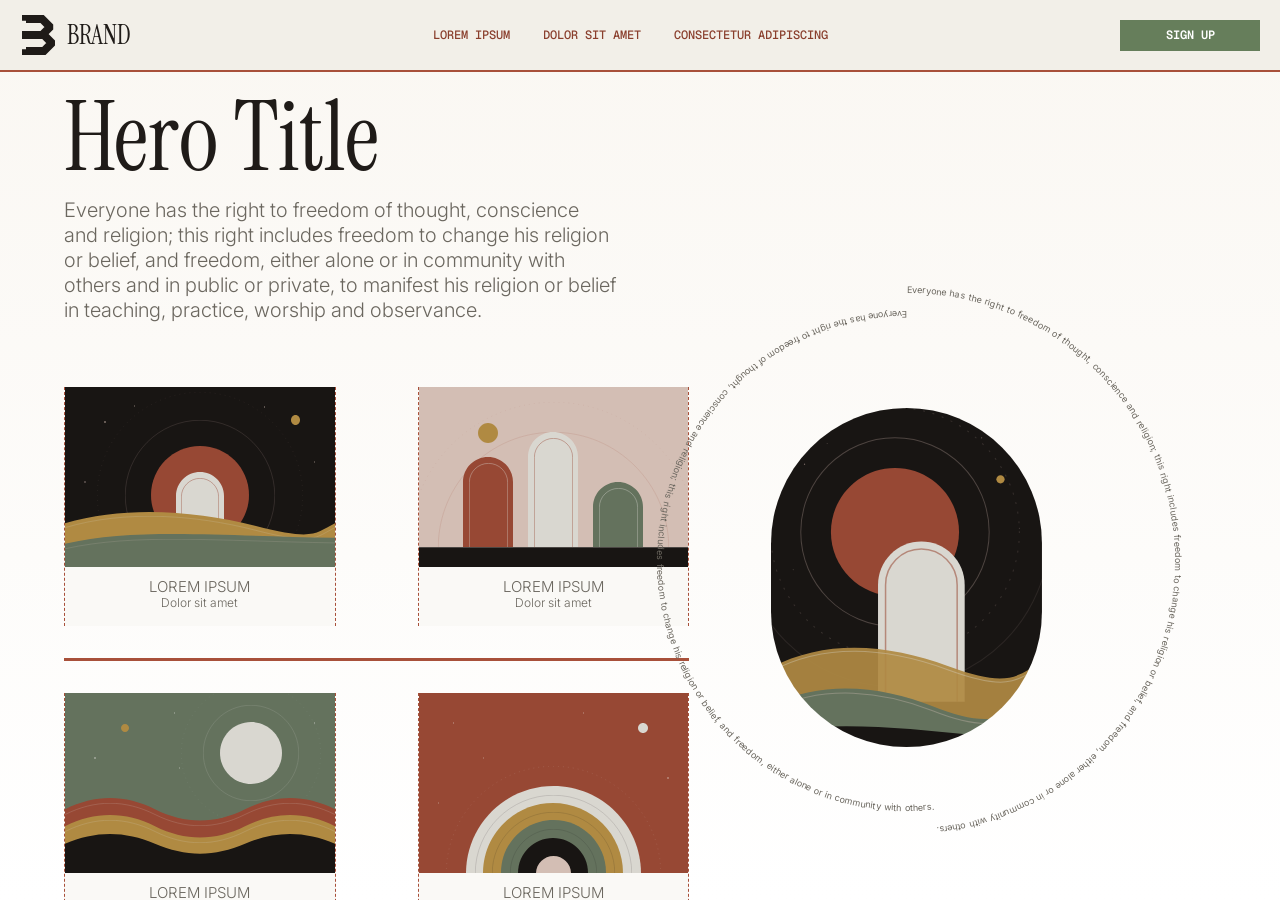
<file: mcp-export/index.html>
<!doctype html>
<html lang="en">
  <head>
    <meta charset="utf-8">
    <meta name="viewport" content="width=device-width, initial-scale=1">
    <meta name="description" content="A small gallery of editorial illustrations.">
    <title>Brand — Home</title>
    <link rel="stylesheet" href="../css/global_variables.css">
    <link rel="stylesheet" href="styles.css">
    <script src="app.js" defer></script>
  </head>
  <body data-page="home">
    <header class="site-header">
      <a class="brand" href="index.html" aria-label="Brand home">
        <img class="brand__mark" src="assets/imgPrintersMark.svg" alt="">
        <span class="brand__name">BRAND</span>
      </a>
      <nav class="site-nav" id="site-nav" aria-label="Main navigation">
        <a href="index.html">LOREM IPSUM</a>
        <a href="signup.html">DOLOR SIT AMET</a>
        <a href="account.html">CONSECTETUR ADIPISCING</a>
      </nav>
      <a class="button button--header" href="signup.html">SIGN UP</a>
      <button class="menu-toggle" type="button" aria-label="Open navigation" aria-expanded="false" aria-controls="site-nav">
        <span></span><span></span><span></span>
      </button>
    </header>

    <main class="page page--home">
      <section class="intro" aria-labelledby="hero-title">
        <h1 class="hero-title" id="hero-title">Hero Title</h1>
        <p class="intro__copy">
          Everyone has the right to freedom of thought, conscience and religion; this right includes freedom to change his religion or belief, and freedom, either alone or in community with others and in public or private, to manifest his religion or belief in teaching, practice, worship and observance.
        </p>
      </section>

      <section class="gallery" aria-label="Illustration gallery">
        <div class="gallery__row">
          <figure class="gallery-card">
            <div class="artwork" data-art="sunrise" aria-hidden="true"></div>
            <figcaption><span>LOREM IPSUM</span><span>Dolor sit amet</span></figcaption>
          </figure>
          <figure class="gallery-card">
            <div class="artwork" data-art="arcade" aria-hidden="true"></div>
            <figcaption><span>LOREM IPSUM</span><span>Dolor sit amet</span></figcaption>
          </figure>
        </div>
        <div class="gallery__divider" aria-hidden="true"></div>
        <div class="gallery__row">
          <figure class="gallery-card">
            <div class="artwork" data-art="waves" aria-hidden="true"></div>
            <figcaption><span>LOREM IPSUM</span><span>Dolor sit amet</span></figcaption>
          </figure>
          <figure class="gallery-card">
            <div class="artwork" data-art="concentric" aria-hidden="true"></div>
            <figcaption><span>LOREM IPSUM</span><span>Dolor sit amet</span></figcaption>
          </figure>
        </div>
      </section>

      <div class="featured-art featured-art--home" aria-hidden="true">
        <svg class="featured-art__orbit" viewBox="0 0 560 560">
          <defs>
            <path id="home-orbit-outer" d="M280 12a268 268 0 1 1-.1 0"></path>
            <path id="home-orbit-inner" d="M280 30a250 250 0 1 0 .1 0"></path>
          </defs>
          <text><textPath href="#home-orbit-outer">Everyone has the right to freedom of thought, conscience and religion; this right includes freedom to change his religion or belief, and freedom, either alone or in community with others. </textPath></text>
          <text><textPath href="#home-orbit-inner">Everyone has the right to freedom of thought, conscience and religion; this right includes freedom to change his religion or belief, and freedom, either alone or in community with others. </textPath></text>
        </svg>
        <div class="featured-art__clip">
          <div class="featured-art__masked">
            <img class="featured-art__image" src="assets/imgGroup1.svg" alt="">
          </div>
        </div>
      </div>
    </main>
  </body>
</html>
</file>
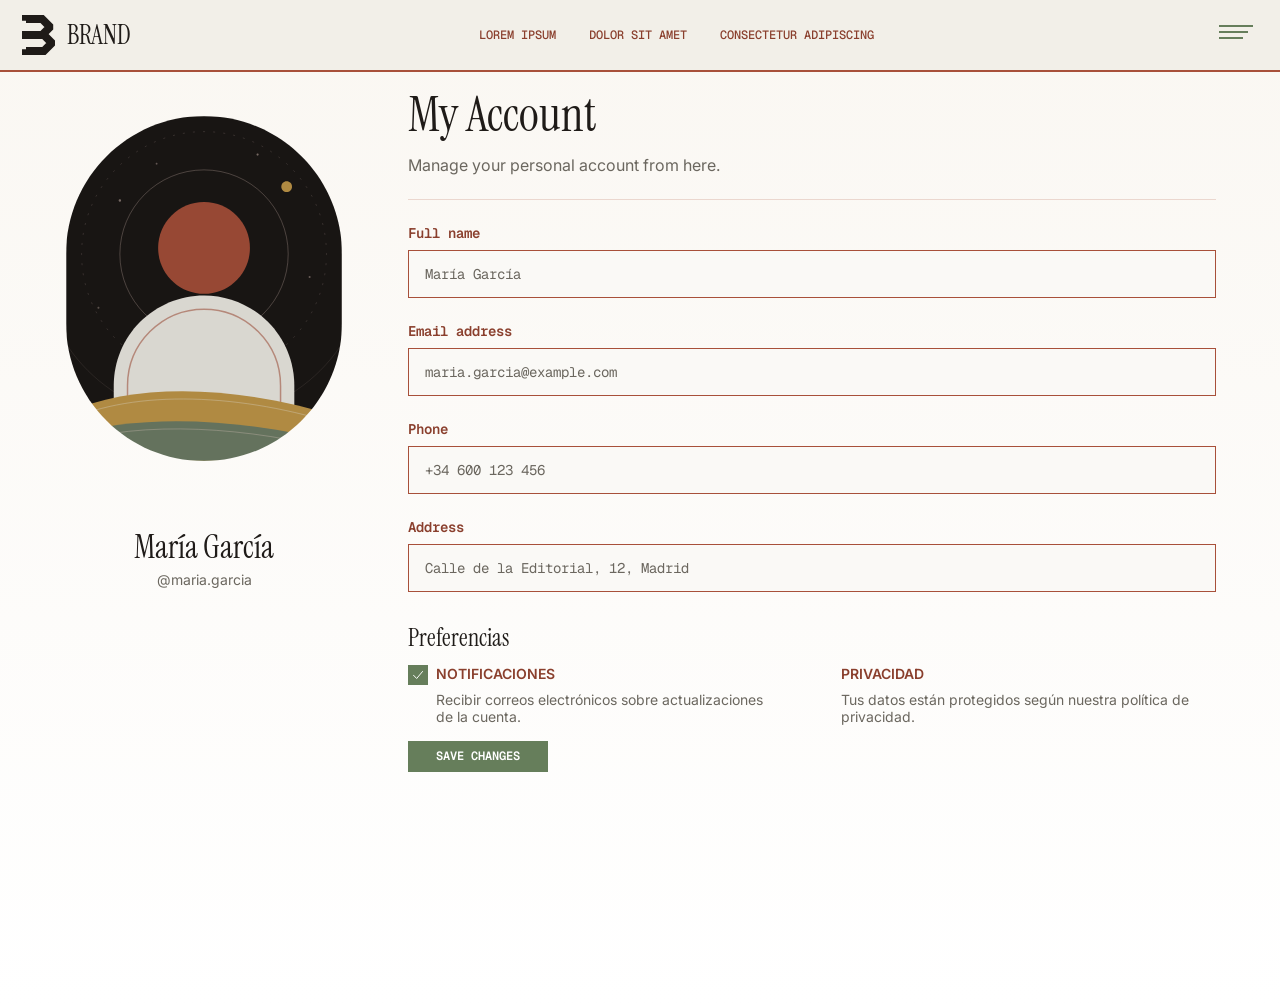
<file: mcp-export/account.html>
<!doctype html>
<html lang="en">
  <head>
    <meta charset="utf-8">
    <meta name="viewport" content="width=device-width, initial-scale=1">
    <meta name="description" content="Manage your personal account.">
    <title>Brand — My Account</title>
    <link rel="stylesheet" href="../css/global_variables.css">
    <link rel="stylesheet" href="styles.css">
    <script src="app.js" defer></script>
  </head>
  <body data-page="account">
    <header class="site-header site-header--account">
      <a class="brand" href="index.html" aria-label="Brand home">
        <img class="brand__mark" src="assets/accountPrintersMark.svg" alt="">
        <span class="brand__name">BRAND</span>
      </a>
      <nav class="site-nav" id="site-nav" aria-label="Main navigation">
        <a href="index.html">LOREM IPSUM</a>
        <a href="signup.html">DOLOR SIT AMET</a>
        <a href="account.html">CONSECTETUR ADIPISCING</a>
      </nav>
      <button class="menu-toggle menu-toggle--account" type="button" aria-label="Open navigation" aria-expanded="false" aria-controls="site-nav">
        <img class="menu-toggle__default" src="assets/accountHamburger.svg" alt="">
        <img class="menu-toggle__hover" src="assets/accountHamburgerHover.svg" alt="">
      </button>
    </header>

    <main class="page page--account">
      <div class="account-layout">
        <aside class="profile-sidebar">
          <div class="profile-portrait" aria-hidden="true">
            <div class="profile-portrait__masked">
              <img src="assets/accountGroup1.svg" alt="">
            </div>
          </div>
          <div class="profile-identity">
            <h1>María García</h1>
            <p>@maria.garcia</p>
          </div>
        </aside>

        <section class="account-details" aria-labelledby="account-title">
          <header class="account-heading">
            <h2 id="account-title">My Account</h2>
            <p>Manage your personal account from here.</p>
          </header>
          <div class="account-divider" aria-hidden="true"></div>

          <form class="account-form" id="account-form">
            <label class="field">
              <span>Full name</span>
              <input name="name" type="text" value="María García" autocomplete="name">
            </label>
            <label class="field">
              <span>Email address</span>
              <input name="email" type="email" value="maria.garcia@example.com" autocomplete="email">
            </label>
            <label class="field">
              <span>Phone</span>
              <input name="phone" type="tel" value="+34 600 123 456" autocomplete="tel">
            </label>
            <label class="field">
              <span>Address</span>
              <input name="address" type="text" value="Calle de la Editorial, 12, Madrid" autocomplete="street-address">
            </label>

            <section class="preferences" aria-labelledby="preferences-title">
              <h3 id="preferences-title">Preferencias</h3>
              <div class="preferences__row">
                <label class="preference">
                  <input type="checkbox" checked>
                  <span class="preference__copy">
                    <strong>NOTIFICACIONES</strong>
                    <span>Recibir correos electrónicos sobre actualizaciones de la cuenta.</span>
                  </span>
                </label>
                <div class="preference__copy">
                  <strong>PRIVACIDAD</strong>
                  <span>Tus datos están protegidos según nuestra política de privacidad.</span>
                </div>
              </div>
              <button class="button" type="submit">SAVE CHANGES</button>
              <p class="form-message" id="account-message" role="status" aria-live="polite"></p>
            </section>
          </form>
        </section>
      </div>
    </main>
  </body>
</html>
</file>
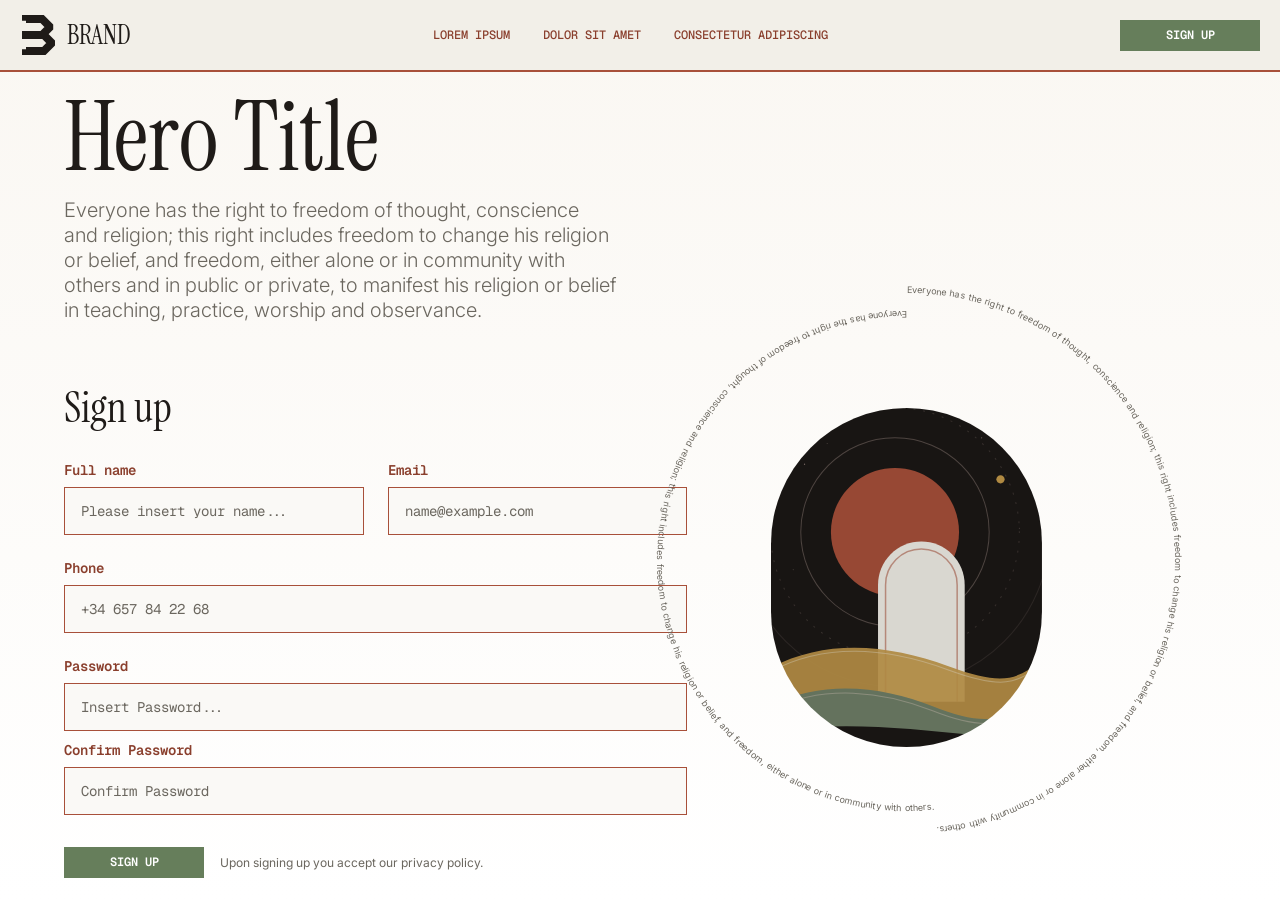
<file: mcp-export/signup.html>
<!doctype html>
<html lang="en">
  <head>
    <meta charset="utf-8">
    <meta name="viewport" content="width=device-width, initial-scale=1">
    <meta name="description" content="Create your account.">
    <title>Brand — Sign up</title>
    <link rel="stylesheet" href="../css/global_variables.css">
    <link rel="stylesheet" href="styles.css">
    <script src="app.js" defer></script>
  </head>
  <body data-page="signup">
    <header class="site-header">
      <a class="brand" href="index.html" aria-label="Brand home">
        <img class="brand__mark" src="assets/signupPrintersMark.svg" alt="">
        <span class="brand__name">BRAND</span>
      </a>
      <nav class="site-nav" id="site-nav" aria-label="Main navigation">
        <a href="index.html">LOREM IPSUM</a>
        <a href="signup.html">DOLOR SIT AMET</a>
        <a href="account.html">CONSECTETUR ADIPISCING</a>
      </nav>
      <a class="button button--header" href="#signup-form">SIGN UP</a>
      <button class="menu-toggle" type="button" aria-label="Open navigation" aria-expanded="false" aria-controls="site-nav">
        <span></span><span></span><span></span>
      </button>
    </header>

    <main class="page page--signup">
      <section class="intro" aria-labelledby="hero-title">
        <h1 class="hero-title" id="hero-title">Hero Title</h1>
        <p class="intro__copy">
          Everyone has the right to freedom of thought, conscience and religion; this right includes freedom to change his religion or belief, and freedom, either alone or in community with others and in public or private, to manifest his religion or belief in teaching, practice, worship and observance.
        </p>
      </section>

      <form class="signup-form" id="signup-form">
        <h2>Sign up</h2>
        <div class="signup-form__fields">
          <div class="signup-form__row signup-form__row--split">
            <label class="field">
              <span>Full name</span>
              <input name="name" type="text" placeholder="Please insert your name..." autocomplete="name" required>
            </label>
            <label class="field">
              <span>Email</span>
              <input name="email" type="email" placeholder="name@example.com" autocomplete="email" required>
            </label>
          </div>
          <div class="signup-form__row">
            <label class="field">
              <span>Phone</span>
              <input name="phone" type="tel" placeholder="+34 657 84 22 68" autocomplete="tel">
            </label>
          </div>
          <div class="signup-form__row signup-form__row--passwords">
            <label class="field">
              <span>Password</span>
              <input name="password" type="password" placeholder="Insert Password..." autocomplete="new-password" required>
            </label>
            <label class="field">
              <span>Confirm Password</span>
              <input name="confirm-password" type="password" placeholder="Confirm Password" autocomplete="new-password" required>
            </label>
          </div>
        </div>
        <div class="signup-form__actions">
          <button class="button" type="submit">SIGN UP</button>
          <p>Upon signing up you accept our privacy policy.</p>
        </div>
        <p class="form-message" id="signup-message" role="status" aria-live="polite"></p>
      </form>

      <div class="featured-art featured-art--signup" aria-hidden="true">
        <svg class="featured-art__orbit" viewBox="0 0 560 560">
          <defs>
            <path id="signup-orbit-outer" d="M280 12a268 268 0 1 1-.1 0"></path>
            <path id="signup-orbit-inner" d="M280 30a250 250 0 1 0 .1 0"></path>
          </defs>
          <text><textPath href="#signup-orbit-outer">Everyone has the right to freedom of thought, conscience and religion; this right includes freedom to change his religion or belief, and freedom, either alone or in community with others. </textPath></text>
          <text><textPath href="#signup-orbit-inner">Everyone has the right to freedom of thought, conscience and religion; this right includes freedom to change his religion or belief, and freedom, either alone or in community with others. </textPath></text>
        </svg>
        <div class="featured-art__clip">
          <div class="featured-art__masked">
            <img class="featured-art__image" src="assets/signupGroup1.svg" alt="">
          </div>
        </div>
      </div>
    </main>
  </body>
</html>
</file>
<file: css/global_variables.css>
@import url("https://fonts.googleapis.com/css2?family=Geist+Mono:wght@400;500;600;700&family=Instrument+Serif&family=Inter:wght@300;400;600&display=swap");

:root {
  /* #Colors */
  --primary-color: #a8503a;
  --secondary-color: #8a3f2d;
  --background-color: #f2efe8;
  --card-background-color: #faf9f6;
  --accent-color: #667e5b;
  --accent-text-color: #ffffff;
  --main-text-color: #1f1b18;
  --secondary-text-color: #6b675f;

  /* #Fonts */
  --primary-font: "Instrument Serif";
  --body-font: "Inter";
  --interactive-font: "Geist Mono";
  --line-spacing: 120%;
  --text-hero: 96px;
  --text-medium: 20px;
  --text-sm: 12px;

  /* #Spacing */
  --gutter-gap: 64px;
  --default-margin: 4px;
  --big-margin: 8px;
  --default-padding: 4px;
  --big-margin: 8px;
}
</file>
<file: mcp-export/styles.css>
@import url("https://fonts.googleapis.com/css2?family=Geist+Mono:wght@400;500;600;700&family=Instrument+Serif&family=Inter:wght@300;400;600&display=swap");

:root {
  --page-wash: #faf7f2;
  --line-color: rgba(168, 80, 58, 0.2);
}

* {
  box-sizing: border-box;
}

html {
  min-width: 320px;
  background: #fff;
}

body {
  min-width: 320px;
  min-height: 100vh;
  margin: 0;
  color: var(--main-text-color);
  font-family: var(--body-font), Arial, sans-serif;
  background: linear-gradient(180deg, var(--page-wash) 0%, #fff 100%);
}

button,
input {
  font: inherit;
}

a {
  color: inherit;
}

.site-header {
  position: relative;
  z-index: 3;
  display: flex;
  align-items: center;
  justify-content: space-between;
  width: 100%;
  height: 72px;
  padding: 8px 20px 8px 10px;
  border-bottom: 2px solid var(--primary-color);
  background: var(--background-color);
}

.brand {
  display: inline-flex;
  flex: 0 0 auto;
  align-items: center;
  gap: 10px;
  height: 100%;
  padding: 2px 10px;
  text-decoration: none;
}

.brand__mark {
  display: block;
  width: 37px;
  height: 40px;
  object-fit: contain;
}

.brand__name {
  font-family: var(--primary-font), Georgia, serif;
  font-size: 26px;
  line-height: 1;
}

.site-nav {
  display: flex;
  align-items: center;
  justify-content: space-between;
  width: 395px;
  margin: 0 auto;
  font-family: var(--interactive-font), monospace;
  font-size: 12px;
  font-weight: 500;
  white-space: nowrap;
}

.site-nav a {
  color: var(--secondary-color);
  text-decoration: none;
}

.site-nav a:hover,
.site-nav a:focus-visible {
  color: var(--accent-color);
}

.button {
  display: inline-flex;
  align-items: center;
  justify-content: center;
  width: 140px;
  min-height: 31px;
  padding: 6px 12px;
  border: 0;
  border-radius: 0;
  color: var(--accent-text-color);
  background: var(--accent-color);
  font-family: var(--interactive-font), monospace;
  font-size: 12px;
  font-weight: 600;
  line-height: 1.2;
  text-align: center;
  text-decoration: none;
  cursor: pointer;
  transition: background-color 140ms ease;
}

.button:hover,
.button:focus-visible {
  background: var(--secondary-color);
}

.button--header {
  flex: 0 0 140px;
}

.menu-toggle {
  display: none;
  width: 36px;
  height: 36px;
  padding: 6px;
  border: 0;
  background: transparent;
  cursor: pointer;
}

.menu-toggle span {
  display: block;
  height: 1px;
  margin: 5px 0;
  background: var(--accent-color);
}

.menu-toggle--account {
  display: block;
  width: 48px;
  height: 48px;
  padding: 7px;
}

.menu-toggle--account img {
  display: block;
  width: 34px;
  height: 34px;
  object-fit: contain;
}

.menu-toggle__hover {
  display: none !important;
}

.menu-toggle--account:hover .menu-toggle__default,
.menu-toggle--account[aria-expanded="true"] .menu-toggle__default {
  display: none;
}

.menu-toggle--account:hover .menu-toggle__hover,
.menu-toggle--account[aria-expanded="true"] .menu-toggle__hover {
  display: block !important;
}

.page {
  position: relative;
  min-height: calc(100vh - 72px);
  overflow: hidden;
}

.intro {
  position: absolute;
  top: 18px;
  left: 64px;
  width: min(1312px, calc(100% - 128px));
  height: 252px;
}

.hero-title {
  margin: 0;
  color: var(--main-text-color);
  font-family: var(--primary-font), Georgia, serif;
  font-size: var(--text-hero);
  font-weight: 400;
  line-height: 1;
}

.intro__copy {
  position: absolute;
  top: 108px;
  left: 0;
  width: 624px;
  max-width: 48%;
  margin: 0;
  color: var(--secondary-text-color);
  font-size: var(--text-medium);
  font-weight: 300;
  line-height: 1.25;
}

.gallery {
  position: absolute;
  top: 315px;
  left: 64px;
  display: flex;
  flex-direction: column;
  gap: 32px;
  width: 625px;
}

.gallery__row {
  display: grid;
  grid-template-columns: repeat(2, minmax(0, 1fr));
  gap: 64px 82px;
}

.gallery-card {
  display: flex;
  min-width: 0;
  height: 239px;
  margin: 0;
  flex-direction: column;
  align-items: center;
  gap: 10px;
  overflow: hidden;
  border-right: 1px dashed var(--primary-color);
  border-left: 1px dashed var(--primary-color);
  background: var(--card-background-color);
}

.artwork {
  position: relative;
  width: 100%;
  height: 180px;
  flex: 0 0 180px;
  overflow: hidden;
}

.art-layer {
  position: absolute;
  inset: var(--layer-inset);
  display: block;
  width: auto;
  height: auto;
  max-width: none;
  opacity: var(--layer-opacity, 1);
}

.gallery-card figcaption {
  display: flex;
  min-height: 39px;
  flex-direction: column;
  align-items: center;
  justify-content: center;
  padding: 0 5px 5px;
  color: var(--secondary-text-color);
  font-size: 12px;
  font-weight: 300;
  line-height: 1.15;
  white-space: nowrap;
}

.gallery-card figcaption span:first-child {
  font-size: 15px;
}

.gallery__divider {
  height: 3px;
  background: var(--primary-color);
}

.featured-art {
  position: absolute;
  width: 271.543px;
  height: 338.973px;
  border-radius: 224px;
}

.featured-art--home,
.featured-art--signup {
  top: 335.6px;
  left: calc(100% - 509.5px);
}

.featured-art__orbit {
  position: absolute;
  top: -127px;
  left: -144px;
  width: 560px;
  height: 560px;
  overflow: visible;
  fill: var(--secondary-text-color);
  font-family: var(--body-font), Arial, sans-serif;
  font-size: 9px;
  letter-spacing: 0.02em;
}

.featured-art__clip {
  position: absolute;
  inset: 0;
  overflow: hidden;
  border-radius: 224px;
}

.featured-art__masked {
  position: absolute;
  inset: -8.89% -2.78% 0 -11.11%;
  -webkit-mask-repeat: no-repeat;
  mask-repeat: no-repeat;
  -webkit-mask-size: 271.543px 338.973px;
  mask-size: 271.543px 338.973px;
  -webkit-mask-position: 30.171px 30.131px;
  mask-position: 30.171px 30.131px;
}

.featured-art--home .featured-art__masked {
  -webkit-mask-image: url("assets/imgGroup.svg");
  mask-image: url("assets/imgGroup.svg");
}

.featured-art--signup .featured-art__masked {
  -webkit-mask-image: url("assets/signupGroup.svg");
  mask-image: url("assets/signupGroup.svg");
}

.featured-art__image {
  position: absolute;
  inset: -0.14% -0.16% 0;
  display: block;
  width: 100.32%;
  height: 100.14%;
  max-width: none;
}

.signup-form {
  position: absolute;
  top: 315px;
  left: 64px;
  display: flex;
  width: 623px;
  flex-direction: column;
  gap: 32px;
}

.signup-form h2 {
  margin: 0;
  color: var(--main-text-color);
  font-family: var(--primary-font), Georgia, serif;
  font-size: 42px;
  font-weight: 400;
  line-height: 1;
}

.signup-form__row {
  display: flex;
  width: 100%;
  gap: 24px;
}

.signup-form__fields {
  display: flex;
  flex-direction: column;
  gap: 24px;
}

.signup-form__row--passwords {
  flex-direction: column;
  gap: 10px;
}

.field {
  display: flex;
  min-width: 0;
  flex: 1 1 0;
  flex-direction: column;
  gap: 8px;
  color: var(--secondary-color);
  font-family: var(--interactive-font), monospace;
  font-size: 14px;
  font-weight: 600;
}

.field input {
  width: 100%;
  height: 48px;
  padding: 0 16px;
  border: 1px solid var(--primary-color);
  border-radius: 0;
  outline: none;
  color: var(--secondary-text-color);
  background: var(--card-background-color);
  font-family: var(--interactive-font), monospace;
  font-size: 14px;
  font-weight: 400;
}

.field input::placeholder {
  color: var(--secondary-text-color);
  opacity: 1;
}

.field input:focus {
  outline: 2px solid rgba(102, 126, 91, 0.35);
  outline-offset: 1px;
}

.signup-form__actions {
  display: flex;
  align-items: center;
  gap: 16px;
}

.signup-form__actions p {
  margin: 0;
  color: var(--secondary-text-color);
  font-size: 12px;
}

.form-message {
  min-height: 16px;
  margin: 0;
  color: var(--accent-color);
  font-size: 12px;
}

.page--account {
  min-height: calc(100vh - 72px);
}

.account-layout {
  display: flex;
  min-height: 933px;
  gap: 64px;
  padding: 19px 64px 0;
}

.profile-sidebar {
  display: flex;
  width: 280px;
  flex: 0 0 280px;
  flex-direction: column;
  align-items: center;
  gap: 70px;
  padding-top: 25px;
}

.profile-portrait {
  position: relative;
  width: 276px;
  height: 345px;
  flex: 0 0 345px;
  overflow: hidden;
}

.profile-portrait__masked {
  position: absolute;
  inset: -7.78% -9.72% -4.44%;
  -webkit-mask-image: url("assets/accountGroup.svg");
  mask-image: url("assets/accountGroup.svg");
  -webkit-mask-repeat: no-repeat;
  mask-repeat: no-repeat;
  -webkit-mask-size: 276px 345px;
  mask-size: 276px 345px;
  -webkit-mask-position: 26.833px 26.833px;
  mask-position: 26.833px 26.833px;
}

.profile-portrait__masked img {
  position: absolute;
  inset: -0.13% -0.15% 0;
  display: block;
  width: 100.3%;
  height: 100.13%;
  max-width: none;
}

.profile-identity {
  display: flex;
  width: 100%;
  flex-direction: column;
  align-items: center;
  gap: 8px;
  text-align: center;
}

.profile-identity h1 {
  margin: 0;
  font-family: var(--primary-font), Georgia, serif;
  font-size: 32px;
  font-weight: 400;
  line-height: 1;
}

.profile-identity p {
  margin: 0;
  color: var(--secondary-text-color);
  font-size: 14px;
}

.account-details {
  display: flex;
  min-width: 0;
  flex: 1 1 auto;
  flex-direction: column;
  gap: 24px;
}

.account-heading {
  display: flex;
  flex-direction: column;
  gap: 16px;
}

.account-heading h2 {
  margin: 0;
  font-family: var(--primary-font), Georgia, serif;
  font-size: 48px;
  font-weight: 400;
  line-height: 1;
}

.account-heading p {
  margin: 0;
  color: var(--secondary-text-color);
  font-size: 16px;
}

.account-divider {
  height: 1px;
  background: var(--line-color);
}

.account-form {
  display: flex;
  flex-direction: column;
  gap: 24px;
}

.preferences {
  display: flex;
  flex-direction: column;
  align-items: flex-start;
  gap: 15px;
  padding: 10px 0;
}

.preferences h3 {
  margin: 0;
  font-family: var(--primary-font), Georgia, serif;
  font-size: 24px;
  font-weight: 400;
  line-height: 1;
}

.preferences__row {
  display: grid;
  width: 100%;
  grid-template-columns: 1fr 1fr;
  gap: 58px;
}

.preference {
  display: flex;
  min-width: 0;
  align-items: flex-start;
  gap: 8px;
  cursor: pointer;
}

.preference input {
  width: 20px;
  height: 20px;
  flex: 0 0 20px;
  margin: 0;
  appearance: none;
  border: 0;
  border-radius: 0;
  background: var(--accent-color);
  cursor: pointer;
}

.preference input:checked {
  background: var(--accent-color) url("assets/accountCheck.svg") center / 10px 8px no-repeat;
}

.preference input:not(:checked) {
  background: #8a8378;
}

.preference__copy {
  display: flex;
  min-width: 0;
  flex-direction: column;
  gap: 8px;
  color: var(--secondary-text-color);
  font-size: 14px;
  line-height: 1.25;
}

.preference__copy strong {
  color: var(--secondary-color);
  font-size: 14px;
  font-weight: 600;
  white-space: nowrap;
}

@media (max-width: 1100px) {
  .intro {
    left: 5vw;
    width: 90vw;
  }

  .gallery,
  .signup-form {
    left: 5vw;
  }

  .gallery {
    width: min(625px, 54vw);
  }

  .gallery__row {
    column-gap: 24px;
  }

  .featured-art--home,
  .featured-art--signup {
    left: auto;
    right: 6vw;
    transform: scale(0.82);
    transform-origin: top right;
  }

  .account-layout {
    padding-right: 5vw;
    padding-left: 5vw;
  }

  .preferences__row {
    gap: 24px;
  }
}

@media (max-width: 760px) {
  .site-header {
    padding-right: 14px;
  }

  .site-nav {
    position: absolute;
    top: 70px;
    right: 12px;
    left: 12px;
    display: none;
    width: auto;
    padding: 18px;
    flex-direction: column;
    align-items: flex-start;
    gap: 18px;
    border: 1px solid var(--line-color);
    background: var(--background-color);
  }

  .site-nav.is-open {
    display: flex;
  }

  .button--header {
    display: none;
  }

  .menu-toggle {
    display: block;
  }

  .menu-toggle--account {
    display: block;
  }

  .page--home,
  .page--signup {
    display: flex;
    min-height: auto;
    padding: 0 24px 48px;
    flex-direction: column;
  }

  .intro {
    position: relative;
    top: auto;
    left: auto;
    width: 100%;
    height: auto;
    margin-top: 24px;
  }

  .hero-title {
    font-size: clamp(56px, 15vw, 82px);
  }

  .intro__copy {
    position: static;
    width: 100%;
    max-width: 600px;
    margin-top: 8px;
    font-size: 16px;
  }

  .gallery,
  .signup-form {
    position: relative;
    top: auto;
    left: auto;
    width: 100%;
    margin-top: 32px;
  }

  .gallery__row {
    gap: 24px;
  }

  .gallery-card {
    height: auto;
    min-height: 200px;
  }

  .artwork {
    height: auto;
    aspect-ratio: 1.5;
    flex-basis: auto;
  }

  .gallery-card figcaption {
    min-height: 45px;
  }

  .featured-art--home,
  .featured-art--signup {
    display: none;
  }

  .signup-form h2 {
    font-size: 36px;
  }

  .signup-form__row--split {
    flex-direction: column;
  }

  .signup-form__actions {
    flex-wrap: wrap;
  }

  .page--account {
    min-height: auto;
  }

  .account-layout {
    min-height: 0;
    padding: 28px 24px 48px;
    flex-direction: column;
    gap: 40px;
  }

  .profile-sidebar {
    width: 100%;
    flex-basis: auto;
    gap: 20px;
    padding-top: 0;
  }

  .profile-portrait {
    width: 220px;
    height: 275px;
    flex-basis: 275px;
  }

  .profile-portrait__masked {
    inset: auto;
    width: 276px;
    height: 345px;
    transform: scale(0.797);
    transform-origin: top left;
  }

  .account-details {
    gap: 20px;
  }

  .account-heading h2 {
    font-size: 40px;
  }

  .preferences__row {
    grid-template-columns: 1fr;
    gap: 20px;
  }
}

@media (max-width: 480px) {
  .brand__mark {
    width: 32px;
    height: 36px;
  }

  .brand__name {
    font-size: 22px;
  }

  .gallery__row {
    grid-template-columns: 1fr;
    gap: 20px;
  }

  .gallery__divider {
    margin: 4px 0;
  }

  .signup-form__actions p {
    flex: 1 1 100%;
  }

  .account-heading p {
    font-size: 14px;
  }
}
</file>
